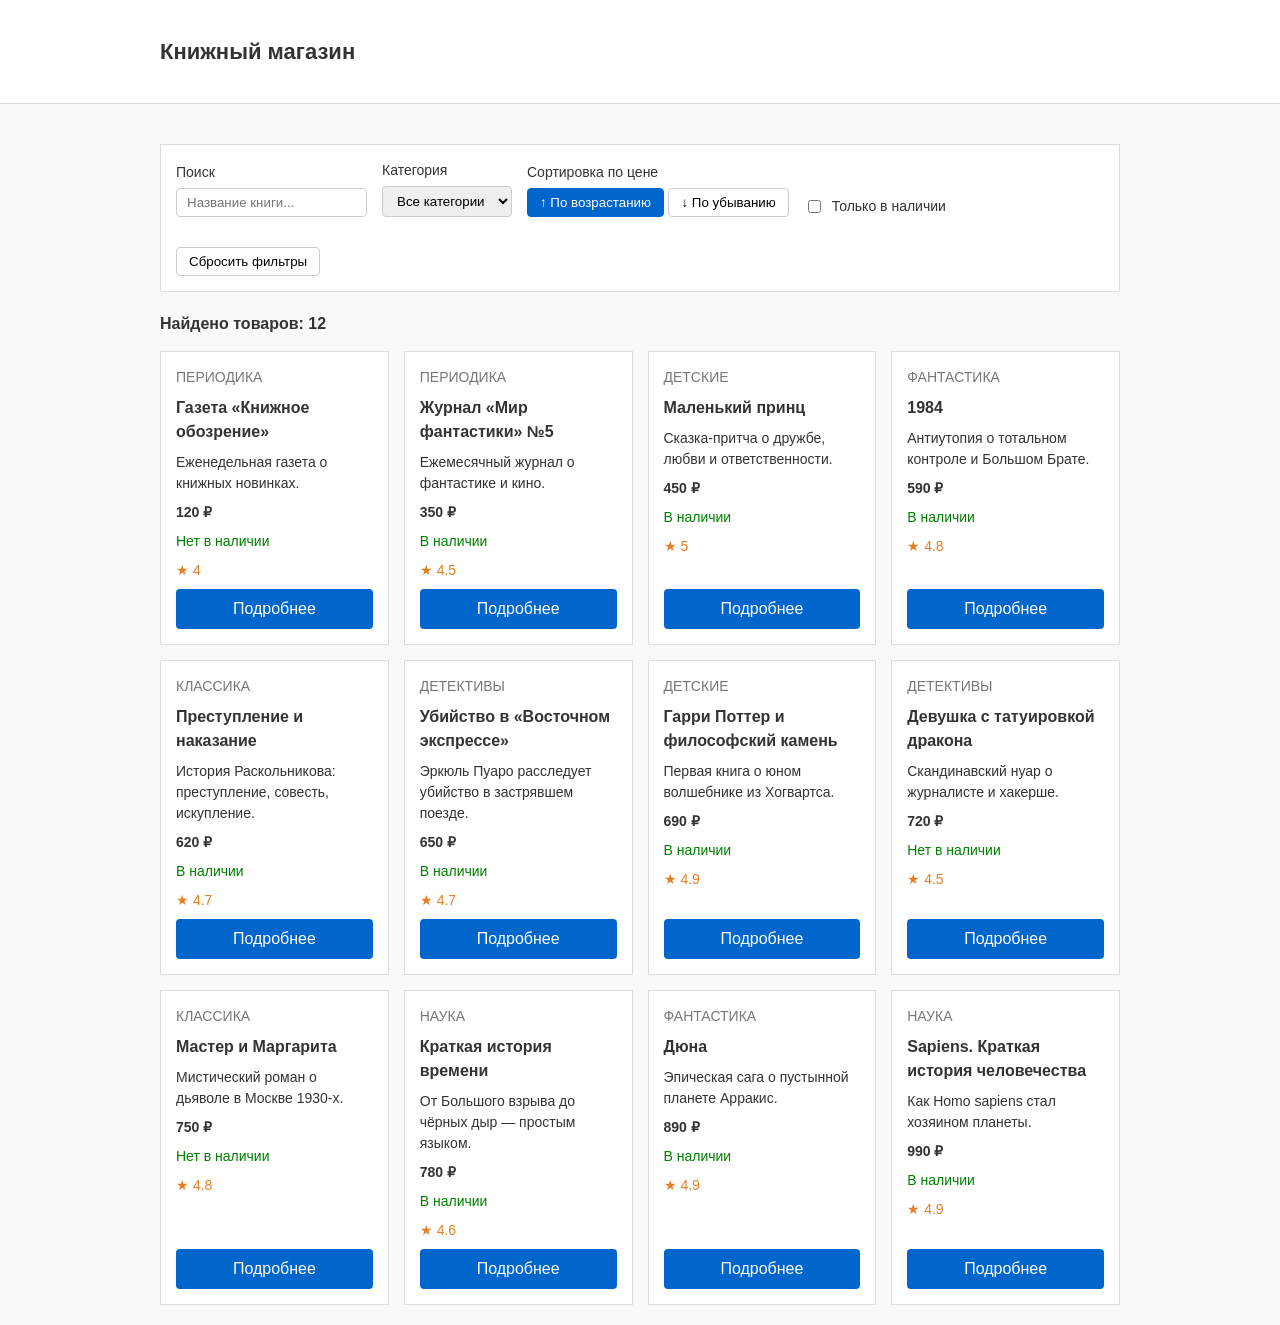
<file: index.html>
<!DOCTYPE html>
<html lang="ru">
<head>
  <meta charset="UTF-8">
  <meta name="viewport" content="width=device-width, initial-scale=1.0">
  <title>Книжный магазин</title>
  <link rel="stylesheet" href="style.css">
</head>
<body>
  <header>
    <div class="container">
      <h1>Книжный магазин</h1>
    </div>
  </header>

  <main class="container">
    <section class="controls">
      <div class="control-group">
        <label for="search-input">Поиск</label>
        <input type="text" id="search-input" placeholder="Название книги...">
      </div>

      <div class="control-group">
        <label for="category-filter">Категория</label>
        <select id="category-filter">
          <option value="all">Все категории</option>
        </select>
      </div>

      <div class="control-group">
        <label>Сортировка по цене</label>
        <div>
          <button type="button" id="sort-asc" class="sort-btn active">↑ По возрастанию</button>
          <button type="button" id="sort-desc" class="sort-btn">↓ По убыванию</button>
        </div>
      </div>

      <div class="control-group">
        <label style="display: flex; align-items: center; gap: 8px; cursor: pointer; margin-top: 15px;">
          <input type="checkbox" id="instock-filter"> Только в наличии
        </label>
      </div>

      <div class="control-group">
        <button type="button" id="reset-filters" class="sort-btn" style="margin-top: 15px;">Сбросить фильтры</button>
      </div>
    </section>

    <p id="results-count"></p>

    <section class="catalog" id="catalog"></section>
  </main>

  <script src="script.js"></script>
</body>
</html>
</file>
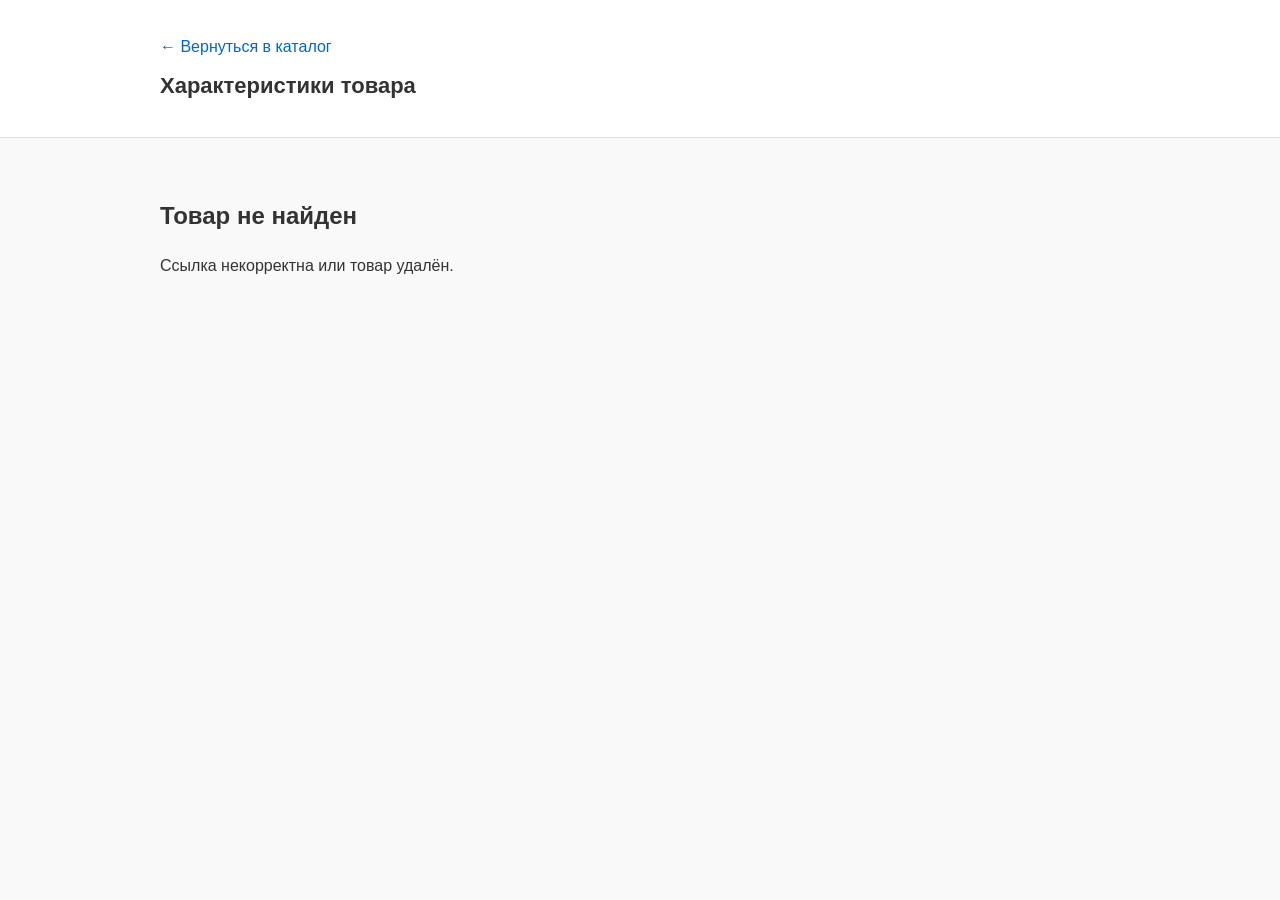
<file: product.html>
<!DOCTYPE html>
<html lang="ru">
<head>
  <meta charset="UTF-8">
  <meta name="viewport" content="width=device-width, initial-scale=1.0">
  <title>Характеристики товара</title>
  <link rel="stylesheet" href="style.css">
</head>
<body>
  <header>
    <div class="container">
      <a class="back-link" href="index.html">← Вернуться в каталог</a>
      <h1 id="product-title">Характеристики товара</h1>
    </div>
  </header>

  <main class="container">
    <section id="product-page"></section>
  </main>

  <script src="script.js"></script>
</body>
</html>
</file>
<file: style.css>
* {
  box-sizing: border-box;
}

body {
  margin: 0;
  padding: 0;
  font-family: Arial, sans-serif;
  background-color: #f9f9f9;
  color: #333;
  line-height: 1.5;
}

.container {
  max-width: 1000px;
  margin: 0 auto;
  padding: 20px;
}


header {
  background-color: #fff;
  border-bottom: 1px solid #ddd;
  padding: 15px 0;
  margin-bottom: 20px;
}

header h1 {
  margin: 0;
  font-size: 22px;
}

.back-link {
  display: inline-block;
  margin-bottom: 10px;
  color: #0066cc;
  text-decoration: none;
}

.back-link:hover {
  text-decoration: underline;
}


.controls {
  display: flex;
  flex-wrap: wrap;
  gap: 15px;
  align-items: flex-end;
  background-color: #fff;
  padding: 15px;
  border: 1px solid #ddd;
  margin-bottom: 20px;
}

.control-group {
  display: flex;
  flex-direction: column;
  gap: 5px;
}

.control-group label {
  font-size: 14px;
}

input[type="text"], select {
  padding: 6px 10px;
  border: 1px solid #ccc;
  border-radius: 4px;
}

.sort-btn {
  padding: 6px 12px;
  border: 1px solid #ccc;
  background-color: #fff;
  cursor: pointer;
  border-radius: 4px;
}

.sort-btn:hover {
  background-color: #eee;
}

.sort-btn.active {
  background-color: #0066cc;
  color: #fff;
  border-color: #0066cc;
}

#results-count {
  font-weight: bold;
  margin-bottom: 15px;
}


.catalog {
  display: grid;
  grid-template-columns: repeat(auto-fill, minmax(220px, 1fr));
  gap: 15px;
}

/* Карточка */
.card {
  background-color: #fff;
  border: 1px solid #ddd;
  padding: 15px;
  display: flex;
  flex-direction: column;
  gap: 8px;
}

.card h2 {
  margin: 0;
  font-size: 16px;
}

.card p {
  margin: 0;
  font-size: 14px;
}

.card_category {
  font-size: 12px;
  color: #777;
  text-transform: uppercase;
}

.card_price {
  font-size: 18px;
  font-weight: bold;
}

.card_stock {
  font-size: 13px;
  color: #008000;
}

.card_rating {
  font-size: 14px;
  color: #e67e22;
}


.btn {
  display: block;
  text-align: center;
  background-color: #0066cc;
  color: #fff;
  padding: 8px;
  text-decoration: none;
  border-radius: 4px;
  margin-top: auto;
}

.btn:hover {
  background-color: #005bb5;
}


.specs-table {
  width: 100%;
  border-collapse: collapse;
  margin: 15px 0;
  background-color: #fff;
}

.specs-table th, .specs-table td {
  border: 1px solid #ddd;
  padding: 8px 12px;
  text-align: left;
}

.specs-table th {
  background-color: #f4f4f4;
  width: 30%;
}
</file>
